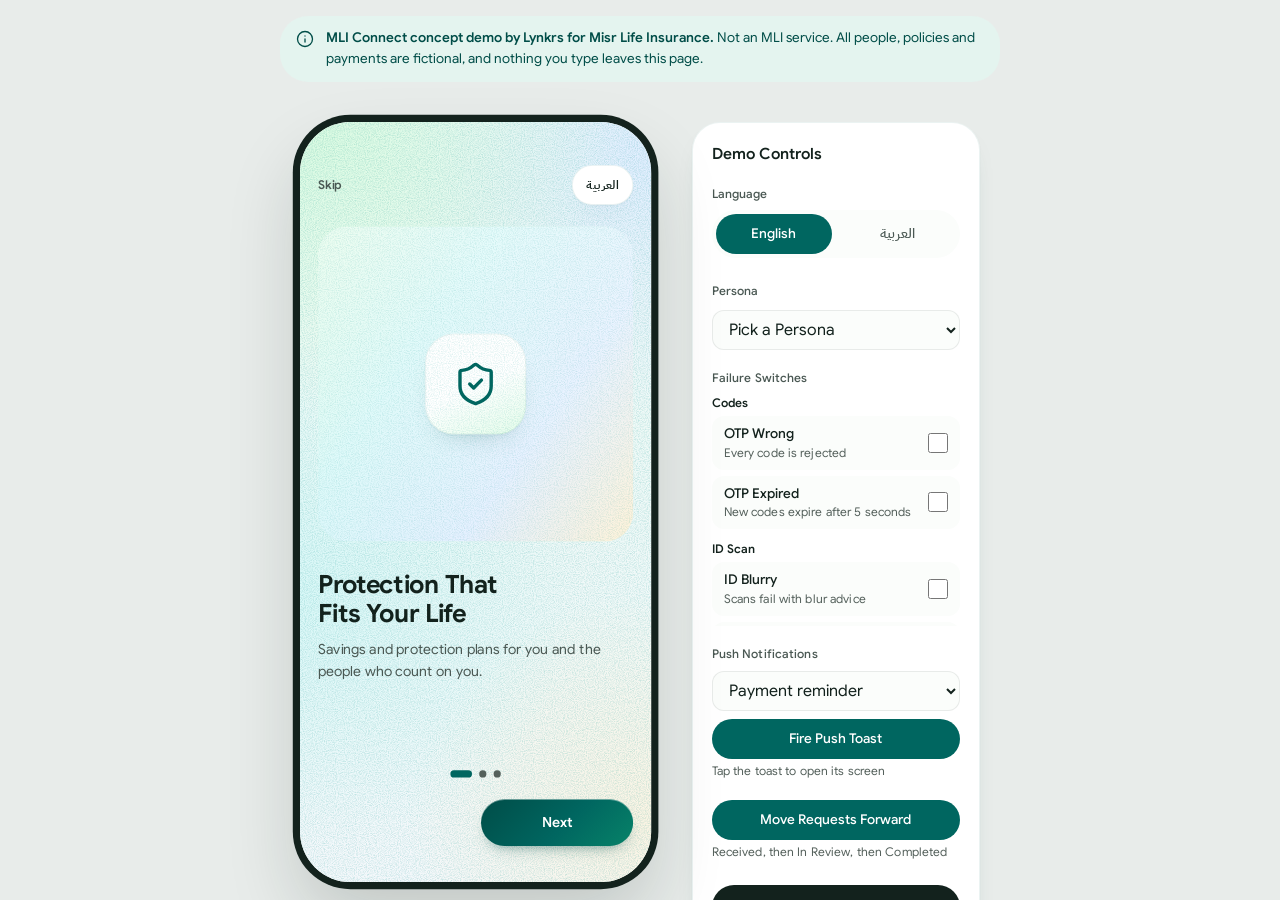
<file: index.html>
<!doctype html>
<html lang="en" dir="ltr">
  <head>
    <meta charset="UTF-8" />
    <meta name="viewport" content="width=device-width, initial-scale=1.0, viewport-fit=cover" />
    <title>MLI Connect Demo</title>
    <link rel="icon" type="image/svg+xml" href="./favicon.svg" />
    <script type="module" crossorigin src="./assets/index-DRszZK42.js"></script>
    <link rel="modulepreload" crossorigin href="./assets/react-De-jGD7v.js">
    <link rel="modulepreload" crossorigin href="./assets/i18n-CdFJyIge.js">
    <link rel="modulepreload" crossorigin href="./assets/router-DZEUcxvH.js">
    <link rel="modulepreload" crossorigin href="./assets/motion-RvtAyoA6.js">
    <link rel="stylesheet" crossorigin href="./assets/index-Dt4aj8uz.css">
  </head>
  <body>
    <div id="root"></div>
  </body>
</html>
</file>
<file: assets/index-Dt4aj8uz.css>
@font-face{font-family:Google Sans;font-style:normal;font-display:swap;font-weight:400;src:url(./google-sans-latin-400-normal-gBg6aEjr.woff2) format("woff2"),url(./google-sans-latin-400-normal-DqTfqlHm.woff) format("woff")}@font-face{font-family:Google Sans;font-style:normal;font-display:swap;font-weight:500;src:url(./google-sans-latin-500-normal-C94wcUG3.woff2) format("woff2"),url(./google-sans-latin-500-normal-D5I8YECE.woff) format("woff")}@font-face{font-family:Google Sans;font-style:normal;font-display:swap;font-weight:600;src:url(./google-sans-latin-600-normal-opt7x0vn.woff2) format("woff2"),url(./google-sans-latin-600-normal-DP24O2H-.woff) format("woff")}@font-face{font-family:Google Sans;font-style:normal;font-display:swap;font-weight:700;src:url(./google-sans-latin-700-normal-B3LHozD6.woff2) format("woff2"),url(./google-sans-latin-700-normal-CV7aHjQV.woff) format("woff")}@font-face{font-family:IBM Plex Sans Arabic;font-style:normal;font-display:swap;font-weight:400;src:url(./ibm-plex-sans-arabic-arabic-400-normal-CyU-ddYS.woff2) format("woff2"),url(./ibm-plex-sans-arabic-arabic-400-normal-EA1o-u_Q.woff) format("woff")}@font-face{font-family:IBM Plex Sans Arabic;font-style:normal;font-display:swap;font-weight:500;src:url(./ibm-plex-sans-arabic-arabic-500-normal-C4MQITzh.woff2) format("woff2"),url(./ibm-plex-sans-arabic-arabic-500-normal-DPXcppbm.woff) format("woff")}@font-face{font-family:IBM Plex Sans Arabic;font-style:normal;font-display:swap;font-weight:600;src:url(./ibm-plex-sans-arabic-arabic-600-normal-0pRdybE_.woff2) format("woff2"),url(./ibm-plex-sans-arabic-arabic-600-normal-MJZ0liF5.woff) format("woff")}@font-face{font-family:IBM Plex Sans Arabic;font-style:normal;font-display:swap;font-weight:700;src:url(./ibm-plex-sans-arabic-arabic-700-normal-DrtBj6UE.woff2) format("woff2"),url(./ibm-plex-sans-arabic-arabic-700-normal-9rXc6cUL.woff) format("woff")}:root{--logo-ink: #1d6357;--logo-teal: #369e89;--logo-mint: #8acdb5;--primary: #006660;--teal-d: #004d48;--green: #0fb373;--teal-l: #e4f4ef;--on-primary: #ffffff;--primary-container: #b3eedb;--on-primary-container: #003733;--secondary: #3f6a5f;--secondary-container: #e4f4ef;--on-secondary-container: #004d48;--tertiary-container: #e6defc;--surface: #fbfdfb;--surface-container-lowest: #ffffff;--surface-container-low: #f2f6f4;--surface-container: #ecf1ee;--surface-container-high: #e6ebe8;--surface-container-highest: #e0e6e3;--on-surface: #13221d;--on-surface-variant: #4a5853;--outline: #6f7975;--outline-variant: #bec9c4;--error: #b8333a;--on-error: #ffffff;--error-container: #ffdad6;--mint: #d6fadf;--aqua: #cff7f7;--ice: #dfedff;--lavender: #efe3ff;--lilac: #fadffb;--white: var(--surface-container-lowest);--mist: var(--surface);--ink: var(--on-surface);--ink-2: var(--on-surface-variant);--ink-3: var(--outline);--brand: var(--primary);--danger: var(--error);--line: rgba(19, 34, 29, .08);--scrim: rgba(0, 0, 0, .32);--stage: #e8ecea;--shadow-soft: 0 1px 2px rgba(19, 34, 29, .04), 0 10px 28px -14px rgba(19, 34, 29, .16);--shadow-raised: 0 2px 6px rgba(19, 34, 29, .05), 0 28px 60px -26px rgba(19, 34, 29, .28);--shadow-float: 0 1px 2px rgba(19, 34, 29, .06), 0 8px 24px rgba(19, 34, 29, .1);--shadow-button: 0 1px 2px rgba(19, 34, 29, .04), 0 2px 8px rgba(19, 34, 29, .06);--shadow-frame: 0 2px 6px rgba(15, 31, 26, .08), 0 40px 80px rgba(15, 31, 26, .18);--glass-tint: rgba(250, 252, 251, .78);--glass-tint-strong: rgba(250, 252, 251, .9);--glass-solid: #f3f7f5;--glass-hairline: rgba(255, 255, 255, .85);--glass-border: rgba(19, 34, 29, .08);--glass-blur: 24px;--glass-saturate: 170%;--separator: rgba(19, 34, 29, .09);--inset-top: 48px;--inset-bottom: 16px;--ease-emphasized: cubic-bezier(.2, 0, 0, 1);--ease-standard: cubic-bezier(.2, 0, 0, 1);--ease-ios: cubic-bezier(.32, .72, 0, 1);--ease-spring: cubic-bezier(.34, 1.3, .64, 1);--ease-ios-spring: cubic-bezier(.32, 1.25, .55, 1);--ease-ios-out: cubic-bezier(.2, .9, .25, 1);--duration-short: .2s;--duration-medium: .3s;--duration-long: .5s;--gradient-hero: linear-gradient(135deg, var(--mint), var(--aqua), var(--ice));--gradient-ai: linear-gradient(135deg, var(--ice), var(--lavender), var(--lilac));--gradient-calm: linear-gradient(135deg, var(--surface), rgba(214, 250, 223, .4));--brand-mid: #0a7b6e;--amber-soft: #fff1d6;--peach-soft: #ffe6d1;--gradient-brand: linear-gradient(135deg, var(--teal-d) 0%, var(--brand-mid) 100%);--gradient-page: linear-gradient(180deg, rgba(214, 250, 223, .55) 0%, rgba(207, 247, 247, .25) 220px, var(--surface) 420px);--wash-success: linear-gradient(135deg, var(--mint) 0%, var(--aqua) 100%);--wash-info: linear-gradient(135deg, var(--ice) 0%, var(--aqua) 100%);--wash-warning: linear-gradient(135deg, var(--amber-soft) 0%, var(--peach-soft) 100%);--wash-error: linear-gradient(135deg, var(--lilac) 0%, var(--lavender) 100%);--shadow-brand: 0 1px 2px rgba(0, 77, 72, .18), 0 6px 16px -4px rgba(0, 77, 72, .35);--shimmer: linear-gradient(90deg, transparent 0%, rgba(255, 255, 255, .65) 50%, transparent 100%);--btn-hairline: rgba(255, 255, 255, .24);--gradient-celebrate: linear-gradient(160deg, var(--mint) 0%, var(--aqua) 45%, var(--ice) 78%, var(--lavender) 100%);--cream: #fff1d4;--peach: #ffe6d5;--ink-3: #55615c;--fill: #f2f6f4;--gradient-brand: linear-gradient(135deg, #004d48 0%, #006660 55%, #0a8f6c 120%);--gradient-deep: linear-gradient(135deg, #004d48 0%, #006660 58%, #087a66 100%);--gradient-accent: linear-gradient(90deg, var(--primary), var(--green));--shadow-brand: inset 0 1px 0 rgba(255, 255, 255, .22), 0 8px 18px -10px rgba(0, 77, 72, .7);--grain: url("data:image/svg+xml,%3Csvg xmlns='http://www.w3.org/2000/svg' width='220' height='220'%3E%3Cfilter id='g' x='0' y='0' width='100%25' height='100%25'%3E%3CfeTurbulence type='fractalNoise' baseFrequency='.82' numOctaves='2' seed='11' stitchTiles='stitch'/%3E%3CfeColorMatrix values='0 0 0 0 0  0 0 0 0 .3  0 0 0 0 .27  .4 0 0 0 -.15'/%3E%3C/filter%3E%3Crect width='220' height='220' filter='url(%23g)'/%3E%3C/svg%3E");--grain-s: url("data:image/svg+xml,%3Csvg xmlns='http://www.w3.org/2000/svg' width='220' height='220'%3E%3Cfilter id='g' x='0' y='0' width='100%25' height='100%25'%3E%3CfeTurbulence type='fractalNoise' baseFrequency='.82' numOctaves='2' seed='23' stitchTiles='stitch'/%3E%3CfeColorMatrix values='0 0 0 0 0  0 0 0 0 .3  0 0 0 0 .27  .3 0 0 0 -.118'/%3E%3C/filter%3E%3Crect width='220' height='220' filter='url(%23g)'/%3E%3C/svg%3E");--grain-l: url("data:image/svg+xml,%3Csvg xmlns='http://www.w3.org/2000/svg' width='220' height='220'%3E%3Cfilter id='g' x='0' y='0' width='100%25' height='100%25'%3E%3CfeTurbulence type='fractalNoise' baseFrequency='.82' numOctaves='2' seed='4' stitchTiles='stitch'/%3E%3CfeColorMatrix values='0 0 0 0 1  0 0 0 0 1  0 0 0 0 1  .5 0 0 0 -.17'/%3E%3C/filter%3E%3Crect width='220' height='220' filter='url(%23g)'/%3E%3C/svg%3E");--gradient-hero: radial-gradient(64% 86% at 0% 0%, rgba(214, 250, 223, .98) 0%, rgba(214, 250, 223, .5) 46%, rgba(214, 250, 223, 0) 100%), radial-gradient(58% 82% at 100% 0%, rgba(223, 237, 255, .98) 0%, rgba(223, 237, 255, .5) 46%, rgba(223, 237, 255, 0) 100%), radial-gradient(44% 70% at 52% 0%, rgba(207, 247, 247, .8) 0%, rgba(207, 247, 247, 0) 100%), radial-gradient(40% 56% at 84% 70%, rgba(255, 241, 212, .7) 0%, rgba(255, 241, 212, 0) 100%);--gradient-page: radial-gradient(90% 38% at 0% 0%, rgba(214, 250, 223, .9) 0%, rgba(214, 250, 223, 0) 100%), radial-gradient(80% 36% at 100% 4%, rgba(223, 237, 255, .95) 0%, rgba(223, 237, 255, 0) 100%), radial-gradient(80% 34% at 0% 62%, rgba(207, 247, 247, .7) 0%, rgba(207, 247, 247, 0) 100%), radial-gradient(70% 30% at 100% 92%, rgba(255, 241, 212, .6) 0%, rgba(255, 241, 212, 0) 100%), linear-gradient(180deg, #f2fcf6 0%, #eef9f7 45%, #f4f8fb 100%);--page-base: #f2fcf6;--gradient-calm: radial-gradient(70% 90% at 0% 0%, rgba(214, 250, 223, .85) 0%, rgba(214, 250, 223, 0) 100%), radial-gradient(60% 90% at 100% 0%, rgba(223, 237, 255, .85) 0%, rgba(223, 237, 255, 0) 100%), radial-gradient(40% 70% at 55% 0%, rgba(207, 247, 247, .5) 0%, rgba(207, 247, 247, 0) 100%), linear-gradient(180deg, rgba(255, 255, 255, 0) 0%, rgba(255, 255, 255, 0) 100%);--card-veil: rgba(255, 255, 255, .95);--card-veil-2: rgba(255, 255, 255, .82);--card-tint: rgba(214, 250, 223, .66);--card-tint-2: rgba(207, 247, 247, .74);--card-tint-3: rgba(223, 237, 255, .82);--card-tint-4: rgba(255, 241, 212, .72);--rim: rgba(0, 102, 96, .12);--rim-strong: rgba(0, 102, 96, .22);--rim-gradient: linear-gradient(90deg, #7fdcb0 0%, #6fd3d3 18%, #9cc3ff 36%, #b9dcf2 52%, #f3d49b 68%, #0fb373 84%, #7fdcb0 100%);--shadow-soft: inset 0 0 0 1px rgba(0, 102, 96, .08), 0 1px 2px rgba(0, 77, 72, .05), 0 14px 30px -20px rgba(0, 77, 72, .38);--shadow-raised: inset 0 0 0 1px rgba(0, 102, 96, .08), 0 2px 6px rgba(0, 77, 72, .06), 0 24px 50px -28px rgba(0, 77, 72, .5);--shadow-float: inset 0 0 0 1px rgba(0, 102, 96, .12), 0 1px 2px rgba(0, 77, 72, .06), 0 16px 34px -14px rgba(0, 77, 72, .42);--shadow-button: inset 0 0 0 1px rgba(0, 102, 96, .14), 0 6px 14px -10px rgba(0, 77, 72, .45);--eyebrow-fill: linear-gradient(120deg, rgba(255, 255, 255, .9), rgba(214, 250, 223, .7));--ghost-fill: rgba(255, 255, 255, .8);--active-fill: rgba(0, 102, 96, .09);--focus-halo: rgba(221, 238, 251, .9);--halo-mint: rgba(214, 250, 223, .95);--deep-glow: radial-gradient(70% 120% at 100% 0%, rgba(15, 179, 115, .34), rgba(15, 179, 115, 0) 70%);--bar-fill: rgba(255, 255, 255, .94);--gradient-sheet: radial-gradient(90% 34% at 0% 0%, rgba(214, 250, 223, 1) 0%, rgba(214, 250, 223, 0) 72%), radial-gradient(80% 30% at 100% 6%, rgba(223, 237, 255, 1) 0%, rgba(223, 237, 255, 0) 72%), radial-gradient(90% 30% at 100% 100%, rgba(255, 241, 212, 1) 0%, rgba(255, 241, 212, 0) 72%), radial-gradient(80% 28% at 0% 92%, rgba(207, 247, 247, 1) 0%, rgba(207, 247, 247, 0) 72%);--sheet-base: #fbfefc;--gradient-hero-card: linear-gradient(155deg, rgba(255, 255, 255, .55), rgba(255, 255, 255, .12)), linear-gradient(125deg, #d6fadf 0%, #cff7f7 34%, #dfedff 68%, #fff1d4 100%);--gradient-ai-fields: radial-gradient(64% 86% at 0% 0%, rgba(223, 237, 255, .98) 0%, rgba(223, 237, 255, 0) 100%), radial-gradient(58% 82% at 100% 0%, rgba(239, 227, 255, .98) 0%, rgba(239, 227, 255, 0) 100%), radial-gradient(44% 70% at 52% 0%, rgba(250, 223, 251, .8) 0%, rgba(250, 223, 251, 0) 100%);--ease-site: cubic-bezier(.22, .9, .24, 1)}html.a11y-contrast{--primary: #004d48;--brand-mid: #00605a;--on-surface: #000000;--on-surface-variant: #1a2622;--outline: #3a4642;--outline-variant: #5c6a65;--ink-3: #2f3b37;--line: rgba(0, 0, 0, .55);--separator: rgba(0, 0, 0, .45);--glass-border: rgba(0, 0, 0, .5);--glass-tint: #ffffff;--glass-tint-strong: #ffffff;--shadow-soft: 0 0 0 1.5px rgba(0, 0, 0, .6);--shadow-raised: 0 0 0 1.5px rgba(0, 0, 0, .7);--shadow-float: 0 0 0 1.5px rgba(0, 0, 0, .7);--shadow-button: 0 0 0 1px rgba(0, 0, 0, .5)}*,:before,:after{--tw-border-spacing-x: 0;--tw-border-spacing-y: 0;--tw-translate-x: 0;--tw-translate-y: 0;--tw-rotate: 0;--tw-skew-x: 0;--tw-skew-y: 0;--tw-scale-x: 1;--tw-scale-y: 1;--tw-pan-x: ;--tw-pan-y: ;--tw-pinch-zoom: ;--tw-scroll-snap-strictness: proximity;--tw-gradient-from-position: ;--tw-gradient-via-position: ;--tw-gradient-to-position: ;--tw-ordinal: ;--tw-slashed-zero: ;--tw-numeric-figure: ;--tw-numeric-spacing: ;--tw-numeric-fraction: ;--tw-ring-inset: ;--tw-ring-offset-width: 0px;--tw-ring-offset-color: #fff;--tw-ring-color: rgb(59 130 246 / .5);--tw-ring-offset-shadow: 0 0 #0000;--tw-ring-shadow: 0 0 #0000;--tw-shadow: 0 0 #0000;--tw-shadow-colored: 0 0 #0000;--tw-blur: ;--tw-brightness: ;--tw-contrast: ;--tw-grayscale: ;--tw-hue-rotate: ;--tw-invert: ;--tw-saturate: ;--tw-sepia: ;--tw-drop-shadow: ;--tw-backdrop-blur: ;--tw-backdrop-brightness: ;--tw-backdrop-contrast: ;--tw-backdrop-grayscale: ;--tw-backdrop-hue-rotate: ;--tw-backdrop-invert: ;--tw-backdrop-opacity: ;--tw-backdrop-saturate: ;--tw-backdrop-sepia: ;--tw-contain-size: ;--tw-contain-layout: ;--tw-contain-paint: ;--tw-contain-style: }::backdrop{--tw-border-spacing-x: 0;--tw-border-spacing-y: 0;--tw-translate-x: 0;--tw-translate-y: 0;--tw-rotate: 0;--tw-skew-x: 0;--tw-skew-y: 0;--tw-scale-x: 1;--tw-scale-y: 1;--tw-pan-x: ;--tw-pan-y: ;--tw-pinch-zoom: ;--tw-scroll-snap-strictness: proximity;--tw-gradient-from-position: ;--tw-gradient-via-position: ;--tw-gradient-to-position: ;--tw-ordinal: ;--tw-slashed-zero: ;--tw-numeric-figure: ;--tw-numeric-spacing: ;--tw-numeric-fraction: ;--tw-ring-inset: ;--tw-ring-offset-width: 0px;--tw-ring-offset-color: #fff;--tw-ring-color: rgb(59 130 246 / .5);--tw-ring-offset-shadow: 0 0 #0000;--tw-ring-shadow: 0 0 #0000;--tw-shadow: 0 0 #0000;--tw-shadow-colored: 0 0 #0000;--tw-blur: ;--tw-brightness: ;--tw-contrast: ;--tw-grayscale: ;--tw-hue-rotate: ;--tw-invert: ;--tw-saturate: ;--tw-sepia: ;--tw-drop-shadow: ;--tw-backdrop-blur: ;--tw-backdrop-brightness: ;--tw-backdrop-contrast: ;--tw-backdrop-grayscale: ;--tw-backdrop-hue-rotate: ;--tw-backdrop-invert: ;--tw-backdrop-opacity: ;--tw-backdrop-saturate: ;--tw-backdrop-sepia: ;--tw-contain-size: ;--tw-contain-layout: ;--tw-contain-paint: ;--tw-contain-style: }*,:before,:after{box-sizing:border-box;border-width:0;border-style:solid;border-color:currentColor}:before,:after{--tw-content: ""}html,:host{line-height:1.5;-webkit-text-size-adjust:100%;-moz-tab-size:4;-o-tab-size:4;tab-size:4;font-family:Google Sans,IBM Plex Sans Arabic,system-ui,sans-serif;font-feature-settings:normal;font-variation-settings:normal;-webkit-tap-highlight-color:transparent}body{margin:0;line-height:inherit}hr{height:0;color:inherit;border-top-width:1px}abbr:where([title]){-webkit-text-decoration:underline dotted;text-decoration:underline dotted}h1,h2,h3,h4,h5,h6{font-size:inherit;font-weight:inherit}a{color:inherit;text-decoration:inherit}b,strong{font-weight:bolder}code,kbd,samp,pre{font-family:ui-monospace,SFMono-Regular,Menlo,Monaco,Consolas,Liberation Mono,Courier New,monospace;font-feature-settings:normal;font-variation-settings:normal;font-size:1em}small{font-size:80%}sub,sup{font-size:75%;line-height:0;position:relative;vertical-align:baseline}sub{bottom:-.25em}sup{top:-.5em}table{text-indent:0;border-color:inherit;border-collapse:collapse}button,input,optgroup,select,textarea{font-family:inherit;font-feature-settings:inherit;font-variation-settings:inherit;font-size:100%;font-weight:inherit;line-height:inherit;letter-spacing:inherit;color:inherit;margin:0;padding:0}button,select{text-transform:none}button,input:where([type=button]),input:where([type=reset]),input:where([type=submit]){-webkit-appearance:button;background-color:transparent;background-image:none}:-moz-focusring{outline:auto}:-moz-ui-invalid{box-shadow:none}progress{vertical-align:baseline}::-webkit-inner-spin-button,::-webkit-outer-spin-button{height:auto}[type=search]{-webkit-appearance:textfield;outline-offset:-2px}::-webkit-search-decoration{-webkit-appearance:none}::-webkit-file-upload-button{-webkit-appearance:button;font:inherit}summary{display:list-item}blockquote,dl,dd,h1,h2,h3,h4,h5,h6,hr,figure,p,pre{margin:0}fieldset{margin:0;padding:0}legend{padding:0}ol,ul,menu{list-style:none;margin:0;padding:0}dialog{padding:0}textarea{resize:vertical}input::-moz-placeholder,textarea::-moz-placeholder{opacity:1;color:#9ca3af}input::placeholder,textarea::placeholder{opacity:1;color:#9ca3af}button,[role=button]{cursor:pointer}:disabled{cursor:default}img,svg,video,canvas,audio,iframe,embed,object{display:block;vertical-align:middle}img,video{max-width:100%;height:auto}[hidden]:where(:not([hidden=until-found])){display:none}html.a11y-lg{font-size:112%}html.a11y-xl{font-size:125%}html,body,#root{height:100%}body{background-color:var(--stage);font-family:Google Sans,IBM Plex Sans Arabic,system-ui,sans-serif;color:var(--ink);-webkit-font-smoothing:antialiased;-moz-osx-font-smoothing:grayscale;margin:0;overflow:hidden}html[lang=ar] body{font-family:IBM Plex Sans Arabic,Google Sans,system-ui,sans-serif;letter-spacing:0}html[lang=ar] .app-root *{letter-spacing:0!important}html[lang=ar] .app-root{font-size:110%;line-height:1.8}html[lang=ar] .app-root .text-xs{font-size:.8125rem;line-height:1.3rem}html[lang=ar] .app-root .text-sm{font-size:.9375rem;line-height:1.5rem}html[lang=ar] .app-root .text-base{font-size:1.0625rem;line-height:1.7rem}html[lang=ar] .app-root .text-lg{font-size:1.1875rem;line-height:1.8rem}html[lang=ar] .app-root .text-xl{font-size:1.5rem;line-height:2.05rem}html[lang=ar] .app-root .text-2xl{font-size:1.8125rem;line-height:2.4rem}html[lang=ar] .app-root .text-3xl{font-size:2.0625rem;line-height:2.7rem}.tab-label{font-size:10.5px;line-height:13px;letter-spacing:0}html[lang=ar] .app-root .tab-label{font-size:11.5px;line-height:17px}html{-webkit-tap-highlight-color:transparent;touch-action:manipulation}:is(a,button,input,select,textarea,label,summary,[role=button],[role=tab],[role=radio]){touch-action:manipulation;-webkit-tap-highlight-color:transparent}:is(input:not([type=checkbox]):not([type=radio]):not([type=range]),select,textarea){font-size:max(16px,1em)}:is([role=dialog],[aria-modal=true]),:is([role=dialog],[aria-modal=true]) *,.overflow-y-auto{overscroll-behavior:contain}.overflow-x-auto,[role=tablist]{overscroll-behavior-x:contain}:focus{outline:none}:focus-visible{outline:2px solid var(--brand);outline-offset:2px}.app-root :is(h1,h2){text-wrap:balance}.btn-press{transition:scale .42s cubic-bezier(.34,1.56,.64,1),box-shadow .2s ease-out,opacity .2s ease-out}.btn-press:active:not(:disabled){scale:.96;transition-duration:90ms;transition-timing-function:ease-out}.btn-primary{background-image:var(--gradient-brand);box-shadow:inset 0 1px 0 var(--btn-hairline),var(--shadow-brand)}.btn-primary:disabled{box-shadow:none}.shimmer{position:relative;overflow:hidden}.shimmer:after{content:"";position:absolute;top:0;right:0;bottom:0;left:0;background:var(--shimmer);transform:translate(-100%);animation:shimmer-sweep 1.5s var(--ease-ios) infinite}.dots>span{display:inline-block;width:6px;height:6px;border-radius:9999px;background:currentColor;animation:dot-pulse .9s ease-in-out infinite}.dots>span:nth-child(2){animation-delay:.15s}.dots>span:nth-child(3){animation-delay:.3s}.sr-only{position:absolute;width:1px;height:1px;padding:0;margin:-1px;overflow:hidden;clip:rect(0,0,0,0);white-space:nowrap;border-width:0}.pointer-events-none{pointer-events:none}.pointer-events-auto{pointer-events:auto}.visible{visibility:visible}.invisible{visibility:hidden}.static{position:static}.fixed{position:fixed}.absolute{position:absolute}.relative{position:relative}.inset-0{top:0;right:0;bottom:0;left:0}.inset-x-0{left:0;right:0}.inset-x-\[8\%\]{left:8%;right:8%}.-end-0\.5{inset-inline-end:-.125rem}.-top-0\.5{top:-.125rem}.bottom-0{bottom:0}.bottom-3{bottom:.75rem}.start-\[11px\]{inset-inline-start:11px}.top-0{top:0}.top-4{top:1rem}.top-7{top:1.75rem}.z-10{z-index:10}.z-30{z-index:30}.z-40{z-index:40}.z-50{z-index:50}.z-\[60\]{z-index:60}.z-\[80\]{z-index:80}.col-span-2{grid-column:span 2 / span 2}.-mx-5{margin-left:-1.25rem;margin-right:-1.25rem}.-my-2{margin-top:-.5rem;margin-bottom:-.5rem}.mx-2{margin-left:.5rem;margin-right:.5rem}.mx-auto{margin-left:auto;margin-right:auto}.-mt-10{margin-top:-2.5rem}.-mt-3{margin-top:-.75rem}.-mt-6{margin-top:-1.5rem}.mb-2{margin-bottom:.5rem}.mb-3{margin-bottom:.75rem}.mb-4{margin-bottom:1rem}.mb-6{margin-bottom:1.5rem}.me-2{margin-inline-end:.5rem}.ms-auto{margin-inline-start:auto}.mt-0\.5{margin-top:.125rem}.mt-1{margin-top:.25rem}.mt-2{margin-top:.5rem}.mt-3{margin-top:.75rem}.mt-4{margin-top:1rem}.mt-5{margin-top:1.25rem}.mt-6{margin-top:1.5rem}.mt-8{margin-top:2rem}.mt-auto{margin-top:auto}.line-clamp-2{overflow:hidden;display:-webkit-box;-webkit-box-orient:vertical;-webkit-line-clamp:2}.block{display:block}.inline-block{display:inline-block}.flex{display:flex}.inline-flex{display:inline-flex}.grid{display:grid}.contents{display:contents}.hidden{display:none}.aspect-\[1\.586\]{aspect-ratio:1.586}.aspect-\[3\/4\]{aspect-ratio:3/4}.aspect-\[4\/3\]{aspect-ratio:4/3}.aspect-square{aspect-ratio:1 / 1}.h-0\.5{height:.125rem}.h-1\.5{height:.375rem}.h-10{height:2.5rem}.h-11{height:2.75rem}.h-12{height:3rem}.h-14{height:3.5rem}.h-16{height:4rem}.h-2{height:.5rem}.h-2\.5{height:.625rem}.h-20{height:5rem}.h-24{height:6rem}.h-28{height:7rem}.h-3{height:.75rem}.h-4{height:1rem}.h-40{height:10rem}.h-44{height:11rem}.h-5{height:1.25rem}.h-6{height:1.5rem}.h-7{height:1.75rem}.h-8{height:2rem}.h-9{height:2.25rem}.h-\[110px\]{height:110px}.h-\[120px\]{height:120px}.h-\[150px\]{height:150px}.h-\[160px\]{height:160px}.h-\[170px\]{height:170px}.h-\[196px\]{height:196px}.h-\[200px\]{height:200px}.h-\[220px\]{height:220px}.h-\[22px\]{height:22px}.h-\[260px\]{height:260px}.h-\[26px\]{height:26px}.h-\[270px\]{height:270px}.h-\[5px\]{height:5px}.h-\[84px\]{height:84px}.h-\[92px\]{height:92px}.h-\[calc\(100\%-20px\)\]{height:calc(100% - 20px)}.h-full{height:100%}.max-h-\[88\%\]{max-height:88%}.max-h-\[calc\(100vh-48px\)\]{max-height:calc(100vh - 48px)}.min-h-0{min-height:0px}.min-h-\[160px\]{min-height:160px}.min-h-\[24px\]{min-height:24px}.min-h-\[28px\]{min-height:28px}.min-h-\[40px\]{min-height:40px}.min-h-\[44px\]{min-height:44px}.min-h-\[48px\]{min-height:48px}.min-h-\[50px\]{min-height:50px}.min-h-\[52px\]{min-height:52px}.min-h-\[54px\]{min-height:54px}.min-h-\[56px\]{min-height:56px}.min-h-\[60px\]{min-height:60px}.min-h-\[64px\]{min-height:64px}.w-0\.5{width:.125rem}.w-1\/2{width:50%}.w-10{width:2.5rem}.w-11{width:2.75rem}.w-12{width:3rem}.w-14{width:3.5rem}.w-16{width:4rem}.w-2{width:.5rem}.w-2\.5{width:.625rem}.w-2\/3{width:66.666667%}.w-20{width:5rem}.w-28{width:7rem}.w-3{width:.75rem}.w-3\/4{width:75%}.w-32{width:8rem}.w-4{width:1rem}.w-4\/5{width:80%}.w-5{width:1.25rem}.w-5\/6{width:83.333333%}.w-56{width:14rem}.w-6{width:1.5rem}.w-7{width:1.75rem}.w-72{width:18rem}.w-8{width:2rem}.w-9{width:2.25rem}.w-\[220px\]{width:220px}.w-\[22px\]{width:22px}.w-\[26px\]{width:26px}.w-\[300px\]{width:300px}.w-\[52px\]{width:52px}.w-\[62\%\]{width:62%}.w-\[78\%\]{width:78%}.w-\[84\%\]{width:84%}.w-fit{width:-moz-fit-content;width:fit-content}.w-full{width:100%}.min-w-0{min-width:0px}.min-w-5{min-width:1.25rem}.min-w-\[44px\]{min-width:44px}.max-w-\[260px\]{max-width:260px}.max-w-\[34ch\]{max-width:34ch}.max-w-\[352px\]{max-width:352px}.max-w-\[480px\]{max-width:480px}.max-w-\[560px\]{max-width:560px}.max-w-\[640px\]{max-width:640px}.max-w-\[720px\]{max-width:720px}.max-w-\[85\%\]{max-width:85%}.max-w-\[92\%\]{max-width:92%}.max-w-full{max-width:100%}.flex-1{flex:1 1 0%}.shrink-0{flex-shrink:0}.-rotate-90{--tw-rotate: -90deg;transform:translate(var(--tw-translate-x),var(--tw-translate-y)) rotate(var(--tw-rotate)) skew(var(--tw-skew-x)) skewY(var(--tw-skew-y)) scaleX(var(--tw-scale-x)) scaleY(var(--tw-scale-y))}.rotate-180{--tw-rotate: 180deg;transform:translate(var(--tw-translate-x),var(--tw-translate-y)) rotate(var(--tw-rotate)) skew(var(--tw-skew-x)) skewY(var(--tw-skew-y)) scaleX(var(--tw-scale-x)) scaleY(var(--tw-scale-y))}.-scale-x-100{--tw-scale-x: -1;transform:translate(var(--tw-translate-x),var(--tw-translate-y)) rotate(var(--tw-rotate)) skew(var(--tw-skew-x)) skewY(var(--tw-skew-y)) scaleX(var(--tw-scale-x)) scaleY(var(--tw-scale-y))}.transform{transform:translate(var(--tw-translate-x),var(--tw-translate-y)) rotate(var(--tw-rotate)) skew(var(--tw-skew-x)) skewY(var(--tw-skew-y)) scaleX(var(--tw-scale-x)) scaleY(var(--tw-scale-y))}@keyframes pulse{50%{opacity:.5}}.animate-pulse{animation:pulse 2s cubic-bezier(.4,0,.6,1) infinite}.cursor-grab{cursor:grab}.cursor-pointer{cursor:pointer}.touch-none{touch-action:none}.resize{resize:both}.snap-x{scroll-snap-type:x var(--tw-scroll-snap-strictness)}.snap-mandatory{--tw-scroll-snap-strictness: mandatory}.snap-proximity{--tw-scroll-snap-strictness: proximity}.snap-start{scroll-snap-align:start}.scroll-px-5{scroll-padding-left:1.25rem;scroll-padding-right:1.25rem}.grid-cols-2{grid-template-columns:repeat(2,minmax(0,1fr))}.flex-col{flex-direction:column}.flex-wrap{flex-wrap:wrap}.items-start{align-items:flex-start}.items-end{align-items:flex-end}.items-center{align-items:center}.items-baseline{align-items:baseline}.items-stretch{align-items:stretch}.justify-start{justify-content:flex-start}.justify-end{justify-content:flex-end}.justify-center{justify-content:center}.justify-between{justify-content:space-between}.gap-0\.5{gap:.125rem}.gap-1{gap:.25rem}.gap-1\.5{gap:.375rem}.gap-10{gap:2.5rem}.gap-2{gap:.5rem}.gap-2\.5{gap:.625rem}.gap-3{gap:.75rem}.gap-3\.5{gap:.875rem}.gap-4{gap:1rem}.gap-5{gap:1.25rem}.gap-6{gap:1.5rem}.space-y-1>:not([hidden])~:not([hidden]){--tw-space-y-reverse: 0;margin-top:calc(.25rem * calc(1 - var(--tw-space-y-reverse)));margin-bottom:calc(.25rem * var(--tw-space-y-reverse))}.space-y-1\.5>:not([hidden])~:not([hidden]){--tw-space-y-reverse: 0;margin-top:calc(.375rem * calc(1 - var(--tw-space-y-reverse)));margin-bottom:calc(.375rem * var(--tw-space-y-reverse))}.space-y-2>:not([hidden])~:not([hidden]){--tw-space-y-reverse: 0;margin-top:calc(.5rem * calc(1 - var(--tw-space-y-reverse)));margin-bottom:calc(.5rem * var(--tw-space-y-reverse))}.space-y-2\.5>:not([hidden])~:not([hidden]){--tw-space-y-reverse: 0;margin-top:calc(.625rem * calc(1 - var(--tw-space-y-reverse)));margin-bottom:calc(.625rem * var(--tw-space-y-reverse))}.space-y-3>:not([hidden])~:not([hidden]){--tw-space-y-reverse: 0;margin-top:calc(.75rem * calc(1 - var(--tw-space-y-reverse)));margin-bottom:calc(.75rem * var(--tw-space-y-reverse))}.space-y-4>:not([hidden])~:not([hidden]){--tw-space-y-reverse: 0;margin-top:calc(1rem * calc(1 - var(--tw-space-y-reverse)));margin-bottom:calc(1rem * var(--tw-space-y-reverse))}.space-y-5>:not([hidden])~:not([hidden]){--tw-space-y-reverse: 0;margin-top:calc(1.25rem * calc(1 - var(--tw-space-y-reverse)));margin-bottom:calc(1.25rem * var(--tw-space-y-reverse))}.space-y-6>:not([hidden])~:not([hidden]){--tw-space-y-reverse: 0;margin-top:calc(1.5rem * calc(1 - var(--tw-space-y-reverse)));margin-bottom:calc(1.5rem * var(--tw-space-y-reverse))}.space-y-8>:not([hidden])~:not([hidden]){--tw-space-y-reverse: 0;margin-top:calc(2rem * calc(1 - var(--tw-space-y-reverse)));margin-bottom:calc(2rem * var(--tw-space-y-reverse))}.divide-y>:not([hidden])~:not([hidden]){--tw-divide-y-reverse: 0;border-top-width:calc(1px * calc(1 - var(--tw-divide-y-reverse)));border-bottom-width:calc(1px * var(--tw-divide-y-reverse))}.divide-line>:not([hidden])~:not([hidden]){border-color:var(--line)}.overflow-auto{overflow:auto}.overflow-hidden{overflow:hidden}.overflow-clip{overflow:clip}.overflow-x-auto{overflow-x:auto}.overflow-y-auto{overflow-y:auto}.truncate{overflow:hidden;text-overflow:ellipsis;white-space:nowrap}.whitespace-nowrap{white-space:nowrap}.whitespace-pre-line{white-space:pre-line}.break-words{overflow-wrap:break-word}.break-all{word-break:break-all}.rounded{border-radius:28px}.rounded-\[10px\]{border-radius:10px}.rounded-\[12px\]{border-radius:12px}.rounded-\[14px\]{border-radius:14px}.rounded-\[20px\]{border-radius:20px}.rounded-\[22px\]{border-radius:22px}.rounded-\[26px\]{border-radius:26px}.rounded-\[32px\]{border-radius:32px}.rounded-\[50\%\]{border-radius:50%}.rounded-\[56px\]{border-radius:56px}.rounded-lg{border-radius:32px}.rounded-md{border-radius:16px}.rounded-pill{border-radius:9999px}.rounded-sm{border-radius:12px}.rounded-xs{border-radius:8px}.rounded-b-pill{border-bottom-right-radius:9999px;border-bottom-left-radius:9999px}.rounded-t-\[28px\]{border-top-left-radius:28px;border-top-right-radius:28px}.rounded-t-pill{border-top-left-radius:9999px;border-top-right-radius:9999px}.rounded-ee-md{border-end-end-radius:16px}.rounded-es-md{border-end-start-radius:16px}.border{border-width:1px}.border-0{border-width:0px}.border-2{border-width:2px}.border-4{border-width:4px}.border-b-4{border-bottom-width:4px}.border-e{border-inline-end-width:1px}.border-t{border-top-width:1px}.border-brand{border-color:var(--brand)}.border-danger{border-color:var(--danger)}.border-ink{border-color:var(--ink)}.border-ink-3{border-color:var(--ink-3)}.border-lilac{border-color:var(--lilac)}.border-line{border-color:var(--line)}.border-mint{border-color:var(--mint)}.border-outline{border-color:var(--outline)}.border-transparent{border-color:transparent}.border-white{border-color:var(--white)}.bg-aqua{background-color:var(--aqua)}.bg-brand{background-color:var(--brand)}.bg-fill{background-color:var(--fill)}.bg-ice{background-color:var(--ice)}.bg-ink{background-color:var(--ink)}.bg-ink-3{background-color:var(--ink-3)}.bg-lavender{background-color:var(--lavender)}.bg-lilac{background-color:var(--lilac)}.bg-line{background-color:var(--line)}.bg-mint{background-color:var(--mint)}.bg-mist{background-color:var(--mist)}.bg-primary-container{background-color:var(--primary-container)}.bg-scrim{background-color:var(--scrim)}.bg-secondary-container{background-color:var(--secondary-container)}.bg-surface-container{background-color:var(--surface-container)}.bg-surface-high{background-color:var(--surface-container-high)}.bg-surface-highest{background-color:var(--surface-container-highest)}.bg-surface-low{background-color:var(--surface-container-low)}.bg-teal-d{background-color:var(--teal-d)}.bg-teal-l{background-color:var(--teal-l)}.bg-transparent{background-color:transparent}.bg-white{background-color:var(--white)}.bg-accent{background-image:var(--gradient-accent)}.bg-ai{background-image:var(--gradient-ai)}.bg-brand-gradient{background-image:var(--gradient-brand)}.bg-calm{background-image:var(--gradient-calm)}.bg-celebrate{background-image:var(--gradient-celebrate)}.bg-error-wash{background-image:var(--wash-error)}.bg-gradient-to-br{background-image:linear-gradient(to bottom right,var(--tw-gradient-stops))}.bg-hero{background-image:var(--gradient-hero)}.bg-info-wash{background-image:var(--wash-info)}.bg-page{background-image:var(--gradient-page)}.bg-success-wash{background-image:var(--wash-success)}.bg-warning-wash{background-image:var(--wash-warning)}.from-white{--tw-gradient-from: var(--white) var(--tw-gradient-from-position);--tw-gradient-to: rgb(255 255 255 / 0) var(--tw-gradient-to-position);--tw-gradient-stops: var(--tw-gradient-from), var(--tw-gradient-to)}.to-transparent{--tw-gradient-to: transparent var(--tw-gradient-to-position)}.stroke-brand{stroke:var(--brand)}.stroke-ink-3{stroke:var(--ink-3)}.stroke-line{stroke:var(--line)}.object-cover{-o-object-fit:cover;object-fit:cover}.p-1{padding:.25rem}.p-2{padding:.5rem}.p-3{padding:.75rem}.p-4{padding:1rem}.p-5{padding:1.25rem}.p-6{padding:1.5rem}.p-\[3px\]{padding:3px}.p-\[5px\]{padding:5px}.\!px-4{padding-left:1rem!important;padding-right:1rem!important}.px-0\.5{padding-left:.125rem;padding-right:.125rem}.px-1{padding-left:.25rem;padding-right:.25rem}.px-10{padding-left:2.5rem;padding-right:2.5rem}.px-2{padding-left:.5rem;padding-right:.5rem}.px-2\.5{padding-left:.625rem;padding-right:.625rem}.px-3{padding-left:.75rem;padding-right:.75rem}.px-3\.5{padding-left:.875rem;padding-right:.875rem}.px-4{padding-left:1rem;padding-right:1rem}.px-5{padding-left:1.25rem;padding-right:1.25rem}.px-6{padding-left:1.5rem;padding-right:1.5rem}.py-1{padding-top:.25rem;padding-bottom:.25rem}.py-1\.5{padding-top:.375rem;padding-bottom:.375rem}.py-2{padding-top:.5rem;padding-bottom:.5rem}.py-2\.5{padding-top:.625rem;padding-bottom:.625rem}.py-3{padding-top:.75rem;padding-bottom:.75rem}.py-4{padding-top:1rem;padding-bottom:1rem}.pb-1{padding-bottom:.25rem}.pb-10{padding-bottom:2.5rem}.pb-14{padding-bottom:3.5rem}.pb-2{padding-bottom:.5rem}.pb-28{padding-bottom:7rem}.pb-3{padding-bottom:.75rem}.pb-32{padding-bottom:8rem}.pb-4{padding-bottom:1rem}.pb-5{padding-bottom:1.25rem}.pb-6{padding-bottom:1.5rem}.pb-7{padding-bottom:1.75rem}.pb-\[max\(calc\(var\(--inset-bottom\)_\+_8px\)\,24px\)\]{padding-bottom:max(calc(var(--inset-bottom) + 8px),24px)}.pe-3{padding-inline-end:.75rem}.pe-3\.5{padding-inline-end:.875rem}.pe-4{padding-inline-end:1rem}.ps-1\.5{padding-inline-start:.375rem}.pt-0\.5{padding-top:.125rem}.pt-1{padding-top:.25rem}.pt-16{padding-top:4rem}.pt-2{padding-top:.5rem}.pt-3{padding-top:.75rem}.pt-4{padding-top:1rem}.pt-5{padding-top:1.25rem}.pt-6{padding-top:1.5rem}.text-center{text-align:center}.text-start{text-align:start}.text-end{text-align:end}.align-middle{vertical-align:middle}.text-2xl{font-size:1.75rem;line-height:2rem;letter-spacing:-.02em}.text-3xl{font-size:1.875rem;line-height:2.125rem;letter-spacing:-.025em}.text-\[11px\]{font-size:11px}.text-base{font-size:.96875rem;line-height:1.5rem;letter-spacing:0}.text-lg{font-size:1.0625rem;line-height:1.45rem;letter-spacing:-.005em}.text-sm{font-size:.84375rem;line-height:1.3rem;letter-spacing:0}.text-xl{font-size:1.4375rem;line-height:1.75rem;letter-spacing:-.015em}.text-xs{font-size:.75rem;line-height:1.05rem;letter-spacing:.01em}.font-bold{font-weight:700}.font-medium{font-weight:500}.font-semibold{font-weight:600}.leading-relaxed{line-height:1.625}.tracking-wider{letter-spacing:.05em}.text-brand{color:var(--brand)}.text-danger{color:var(--danger)}.text-ink{color:var(--ink)}.text-ink-2{color:var(--ink-2)}.text-ink-3{color:var(--ink-3)}.text-mint{color:var(--mint)}.text-on-primary{color:var(--on-primary)}.text-on-secondary-container{color:var(--on-secondary-container)}.text-teal-d{color:var(--teal-d)}.text-white{color:var(--white)}.accent-\[var\(--primary\)\]{accent-color:var(--primary)}.accent-brand{accent-color:var(--brand)}.opacity-0{opacity:0}.opacity-100{opacity:1}.opacity-25{opacity:.25}.opacity-40{opacity:.4}.opacity-50{opacity:.5}.opacity-80{opacity:.8}.opacity-90{opacity:.9}.shadow{--tw-shadow: 0 1px 3px 0 rgb(0 0 0 / .1), 0 1px 2px -1px rgb(0 0 0 / .1);--tw-shadow-colored: 0 1px 3px 0 var(--tw-shadow-color), 0 1px 2px -1px var(--tw-shadow-color);box-shadow:var(--tw-ring-offset-shadow, 0 0 #0000),var(--tw-ring-shadow, 0 0 #0000),var(--tw-shadow)}.shadow-\[inset_0_0_0_1\.5px_var\(--outline-variant\)\]{--tw-shadow: inset 0 0 0 1.5px var(--outline-variant);--tw-shadow-colored: inset 0 0 0 1.5px var(--tw-shadow-color);box-shadow:var(--tw-ring-offset-shadow, 0 0 #0000),var(--tw-ring-shadow, 0 0 #0000),var(--tw-shadow)}.shadow-\[inset_0_0_0_2px_var\(--primary\)\]{--tw-shadow: inset 0 0 0 2px var(--primary);--tw-shadow-colored: inset 0 0 0 2px var(--tw-shadow-color);box-shadow:var(--tw-ring-offset-shadow, 0 0 #0000),var(--tw-ring-shadow, 0 0 #0000),var(--tw-shadow)}.shadow-brand{--tw-shadow: var(--shadow-brand);--tw-shadow-colored: var(--shadow-brand);box-shadow:var(--tw-ring-offset-shadow, 0 0 #0000),var(--tw-ring-shadow, 0 0 #0000),var(--tw-shadow)}.shadow-button{--tw-shadow: var(--shadow-button);--tw-shadow-colored: var(--shadow-button);box-shadow:var(--tw-ring-offset-shadow, 0 0 #0000),var(--tw-ring-shadow, 0 0 #0000),var(--tw-shadow)}.shadow-frame{--tw-shadow: var(--shadow-frame);--tw-shadow-colored: var(--shadow-frame);box-shadow:var(--tw-ring-offset-shadow, 0 0 #0000),var(--tw-ring-shadow, 0 0 #0000),var(--tw-shadow)}.shadow-raised{--tw-shadow: var(--shadow-raised);--tw-shadow-colored: var(--shadow-raised);box-shadow:var(--tw-ring-offset-shadow, 0 0 #0000),var(--tw-ring-shadow, 0 0 #0000),var(--tw-shadow)}.shadow-soft{--tw-shadow: var(--shadow-soft);--tw-shadow-colored: var(--shadow-soft);box-shadow:var(--tw-ring-offset-shadow, 0 0 #0000),var(--tw-ring-shadow, 0 0 #0000),var(--tw-shadow)}.shadow-brand{--tw-shadow-color: var(--brand);--tw-shadow: var(--tw-shadow-colored)}.outline{outline-style:solid}.ring{--tw-ring-offset-shadow: var(--tw-ring-inset) 0 0 0 var(--tw-ring-offset-width) var(--tw-ring-offset-color);--tw-ring-shadow: var(--tw-ring-inset) 0 0 0 calc(3px + var(--tw-ring-offset-width)) var(--tw-ring-color);box-shadow:var(--tw-ring-offset-shadow),var(--tw-ring-shadow),var(--tw-shadow, 0 0 #0000)}.ring-2{--tw-ring-offset-shadow: var(--tw-ring-inset) 0 0 0 var(--tw-ring-offset-width) var(--tw-ring-offset-color);--tw-ring-shadow: var(--tw-ring-inset) 0 0 0 calc(2px + var(--tw-ring-offset-width)) var(--tw-ring-color);box-shadow:var(--tw-ring-offset-shadow),var(--tw-ring-shadow),var(--tw-shadow, 0 0 #0000)}.ring-8{--tw-ring-offset-shadow: var(--tw-ring-inset) 0 0 0 var(--tw-ring-offset-width) var(--tw-ring-offset-color);--tw-ring-shadow: var(--tw-ring-inset) 0 0 0 calc(8px + var(--tw-ring-offset-width)) var(--tw-ring-color);box-shadow:var(--tw-ring-offset-shadow),var(--tw-ring-shadow),var(--tw-shadow, 0 0 #0000)}.ring-brand{--tw-ring-color: var(--brand)}.ring-ink{--tw-ring-color: var(--ink)}.ring-transparent{--tw-ring-color: transparent}.blur-md{--tw-blur: blur(12px);filter:var(--tw-blur) var(--tw-brightness) var(--tw-contrast) var(--tw-grayscale) var(--tw-hue-rotate) var(--tw-invert) var(--tw-saturate) var(--tw-sepia) var(--tw-drop-shadow)}.filter{filter:var(--tw-blur) var(--tw-brightness) var(--tw-contrast) var(--tw-grayscale) var(--tw-hue-rotate) var(--tw-invert) var(--tw-saturate) var(--tw-sepia) var(--tw-drop-shadow)}.transition{transition-property:color,background-color,border-color,text-decoration-color,fill,stroke,opacity,box-shadow,transform,filter,backdrop-filter;transition-timing-function:cubic-bezier(.4,0,.2,1);transition-duration:.15s}.transition-\[background-color\,box-shadow\]{transition-property:background-color,box-shadow;transition-timing-function:cubic-bezier(.4,0,.2,1);transition-duration:.15s}.transition-\[width\]{transition-property:width;transition-timing-function:cubic-bezier(.4,0,.2,1);transition-duration:.15s}.transition-all{transition-property:all;transition-timing-function:cubic-bezier(.4,0,.2,1);transition-duration:.15s}.transition-colors{transition-property:color,background-color,border-color,text-decoration-color,fill,stroke;transition-timing-function:cubic-bezier(.4,0,.2,1);transition-duration:.15s}.transition-opacity{transition-property:opacity;transition-timing-function:cubic-bezier(.4,0,.2,1);transition-duration:.15s}.transition-shadow{transition-property:box-shadow;transition-timing-function:cubic-bezier(.4,0,.2,1);transition-duration:.15s}.transition-transform{transition-property:transform;transition-timing-function:cubic-bezier(.4,0,.2,1);transition-duration:.15s}.duration-150{transition-duration:.15s}.duration-200{transition-duration:.2s}.duration-300{transition-duration:.3s}.ease-out{transition-timing-function:cubic-bezier(0,0,.2,1)}.no-scrollbar{scrollbar-width:none}.no-scrollbar::-webkit-scrollbar{display:none}.chrome{-moz-user-select:none;user-select:none;-webkit-user-select:none}.pressable:not(.absolute):not(.fixed){position:relative}.pressable{transition:scale .18s var(--ease-ios)}.pressable:active{scale:.98}.pressable:after,.pressable:before{content:"";position:absolute;top:0;right:0;bottom:0;left:0;border-radius:inherit;pointer-events:none}.pressable:after{background:currentColor;opacity:0;transition:opacity .25s var(--ease-ios)}.pressable:focus-visible:after{opacity:.08}.pressable:active:after{opacity:.07;transition-duration:80ms}.pressable:before{opacity:0;background:radial-gradient(circle at var(--rx, 50%) var(--ry, 50%),currentColor 0 var(--rr),transparent calc(var(--rr) + 1px))}.pressable.rippling:before{animation:m3-ripple .48s var(--ease-ios)}.glass,.glass-strong{background:var(--glass-solid);border:1px solid var(--glass-border);box-shadow:inset 0 1px 0 var(--glass-hairline),var(--shadow-float)}@supports ((backdrop-filter: blur(1px)) or (-webkit-backdrop-filter: blur(1px))){.glass{background:var(--glass-tint);-webkit-backdrop-filter:blur(var(--glass-blur)) saturate(var(--glass-saturate));backdrop-filter:blur(var(--glass-blur)) saturate(var(--glass-saturate))}.glass-strong{background:var(--glass-tint-strong);-webkit-backdrop-filter:blur(var(--glass-blur)) saturate(var(--glass-saturate));backdrop-filter:blur(var(--glass-blur)) saturate(var(--glass-saturate))}}.glass-button{background:var(--glass-solid);border:1px solid var(--glass-border);box-shadow:inset 0 1px 0 var(--glass-hairline),var(--shadow-button)}@supports ((backdrop-filter: blur(1px)) or (-webkit-backdrop-filter: blur(1px))){.glass-button{background:var(--glass-tint-strong);-webkit-backdrop-filter:blur(var(--glass-blur)) saturate(var(--glass-saturate));backdrop-filter:blur(var(--glass-blur)) saturate(var(--glass-saturate))}}.glass-edge{background:var(--glass-solid)}@supports ((backdrop-filter: blur(1px)) or (-webkit-backdrop-filter: blur(1px))){.glass-edge{background:var(--glass-tint);-webkit-backdrop-filter:blur(var(--glass-blur)) saturate(var(--glass-saturate));backdrop-filter:blur(var(--glass-blur)) saturate(var(--glass-saturate))}}.grouped>*+*{border-top:1px solid transparent;-o-border-image:linear-gradient(to right,transparent var(--row-inset, 16px),var(--separator) var(--row-inset, 16px)) 1;border-image:linear-gradient(to right,transparent var(--row-inset, 16px),var(--separator) var(--row-inset, 16px)) 1}[dir=rtl] .grouped>*+*{-o-border-image:linear-gradient(to left,transparent var(--row-inset, 16px),var(--separator) var(--row-inset, 16px)) 1;border-image:linear-gradient(to left,transparent var(--row-inset, 16px),var(--separator) var(--row-inset, 16px)) 1}.fill-start{transform-origin:left center}[dir=rtl] .fill-start{transform-origin:right center}.pt-bar{padding-top:var(--inset-top)}.pt-hero{padding-top:calc(var(--inset-top) + 8px)}.pt-hero-lg{padding-top:calc(var(--inset-top) + 16px)}.pt-hero-xl{padding-top:calc(var(--inset-top) + 32px)}.pb-cta{padding-bottom:calc(var(--inset-bottom) + 16px)}.pb-cta-lg{padding-bottom:calc(var(--inset-bottom) + 24px)}.top-bar{top:calc(var(--inset-top) - 8px)}.pb-tabbar{padding-bottom:calc(max(calc(var(--inset-bottom) - 8px),12px) + 80px)}.bottom-bar{bottom:max(calc(var(--inset-bottom) - 8px),12px)}.\[--row-inset\:68px\]{--row-inset: 68px}.bare{--inset-top: max(env(safe-area-inset-top), 20px);--inset-bottom: max(env(safe-area-inset-bottom), 16px);padding-left:env(safe-area-inset-left);padding-right:env(safe-area-inset-right)}.statusbar-scrim{display:none}.bare .statusbar-scrim{display:block;height:env(safe-area-inset-top)}@property --rr{syntax: "<length>"; inherits: false; initial-value: 0px;}@keyframes m3-ripple{0%{--rr: 0px;opacity:.12}to{--rr: 420px;opacity:0}}.ambient{background-size:200% 200%;background-position:40% 50%}@keyframes shimmer-sweep{to{transform:translate(100%)}}@keyframes dot-pulse{0%,to{opacity:.35;transform:translateY(0)}40%{opacity:1;transform:translateY(-3px)}}@media (prefers-reduced-motion: reduce){.btn-press:active:not(:disabled){scale:none}.shimmer:after,.dots>span{animation:none}.pressable.rippling:before{animation:none}.pressable:active{scale:none}.ambient{animation:none;background-size:100% 100%}*,*:before,*:after{animation-duration:.01ms!important;animation-iteration-count:1!important;transition-duration:.01ms!important;scroll-behavior:auto!important}}html.a11y-links .app-root a,html.a11y-links .app-root [role=link]{text-decoration:underline;text-underline-offset:3px}html.a11y-spacing .app-root{line-height:1.75;word-spacing:.1em}html[lang=en].a11y-spacing .app-root{letter-spacing:.02em}html.a11y-still *,html.a11y-still *:before,html.a11y-still *:after{animation-duration:.001ms!important;animation-iteration-count:1!important;transition-duration:.001ms!important;scroll-behavior:auto!important}@media (prefers-reduced-transparency: reduce){.glass,.glass-strong,.glass-button,.glass-edge{background:var(--glass-solid)!important;backdrop-filter:none!important;-webkit-backdrop-filter:none!important}}html.a11y-solid .glass,html.a11y-solid .glass-strong,html.a11y-solid .glass-button,html.a11y-solid .glass-edge{background:var(--glass-solid)!important;backdrop-filter:none!important;-webkit-backdrop-filter:none!important}.bg-page{background-color:var(--page-base);background-image:var(--grain),var(--gradient-page);background-size:220px 220px,100% 100%,100% 100%,100% 100%,100% 100%,100% 100%;background-repeat:repeat,no-repeat,no-repeat,no-repeat,no-repeat,no-repeat;background-blend-mode:multiply,normal,normal,normal,normal,normal}.bg-hero{background-color:var(--mint);background-image:var(--grain-s),var(--gradient-hero-card);background-size:220px 220px,100% 100%,100% 100%;background-repeat:repeat,no-repeat,no-repeat;background-blend-mode:multiply,normal,normal}.bg-hero.hero-bleed{background-color:transparent;background-image:var(--grain),var(--gradient-hero);background-size:220px 220px,100% 100%,100% 100%,100% 100%,100% 100%;background-repeat:repeat,no-repeat,no-repeat,no-repeat,no-repeat;background-blend-mode:multiply,normal,normal,normal,normal}.bg-calm{background-image:var(--grain-s),var(--gradient-calm);background-size:220px 220px,100% 100%,100% 100%,100% 100%,100% 100%;background-repeat:repeat,no-repeat,no-repeat,no-repeat,no-repeat;background-blend-mode:multiply,normal,normal,normal,normal}.bg-card{background-color:var(--white);background-image:var(--grain-s),linear-gradient(155deg,var(--card-veil) 0%,var(--card-veil-2) 52%,var(--ct, var(--card-tint)) 100%);background-size:220px 220px,100% 100%;background-repeat:repeat,no-repeat;background-blend-mode:multiply,normal}.bg-card:nth-child(4n+2){--ct: var(--card-tint-2)}.bg-card:nth-child(4n+3){--ct: var(--card-tint-3)}.bg-card:nth-child(4n){--ct: var(--card-tint-4)}.bg-deep{background-color:var(--teal-d);background-image:var(--grain-l),var(--deep-glow),var(--gradient-deep);background-size:220px 220px,100% 100%,100% 100%;background-repeat:repeat,no-repeat,no-repeat;background-blend-mode:soft-light,normal,normal}.eyebrow{background-image:var(--eyebrow-fill);box-shadow:inset 0 0 0 1px var(--rim)}.rim-gradient{position:relative}.rim-gradient:after{content:"";position:absolute;top:-1px;right:-1px;bottom:-1px;left:-1px;border-radius:inherit;padding:1.5px;pointer-events:none;background:var(--rim-gradient);-webkit-mask:linear-gradient(black 0 0) content-box,linear-gradient(black 0 0);-webkit-mask-composite:xor;mask:linear-gradient(black 0 0) content-box exclude,linear-gradient(black 0 0)}.field{background-color:var(--fill);transition:box-shadow .2s var(--ease-site),background-color .2s var(--ease-site)}.field:focus{background-color:var(--white);border-color:var(--primary);box-shadow:inset 0 0 0 .5px var(--primary),0 0 0 4px var(--focus-halo)}.rail{scroll-snap-type:x mandatory;overscroll-behavior-x:contain}.rail>*{scroll-snap-align:start}@media (hover: hover) and (pointer: fine){.btn-primary:hover:not(:disabled){box-shadow:inset 0 1px 0 var(--btn-hairline),0 0 0 4px var(--halo-mint),var(--shadow-brand)}.btn-ghost-site:hover:not(:disabled){background-color:var(--white);box-shadow:inset 0 0 0 1px var(--rim-strong)}}html.a11y-solid :is(.bg-page,.bg-hero,.bg-calm,.bg-card){background-blend-mode:normal}html.a11y-contrast :is(.bg-page,.bg-hero,.bg-calm,.bg-card){background-image:none}html.a11y-contrast .bg-page,html.a11y-contrast .bg-hero{background-color:var(--surface)}.btn-ghost-site{background-color:var(--ghost-fill);box-shadow:inset 0 0 0 1px var(--rim-strong),0 6px 14px -12px var(--rim-strong)}.tabbar-site{background-color:var(--bar-fill);box-shadow:var(--shadow-float)}.tab-active{background-color:var(--active-fill)}.sheet-site{background-color:var(--sheet-base);background-image:var(--gradient-sheet);box-shadow:var(--shadow-raised)}html.a11y-contrast .sheet-site{background-image:none}.icon-tile{background-color:var(--teal-l);color:var(--teal-d);border-radius:14px;box-shadow:inset 0 0 0 1px var(--rim)}.icon-tile svg{color:var(--teal-d)}.icon-tile-sm{border-radius:11px}.field[aria-invalid=true],.field[aria-invalid=true]:focus{border-color:var(--error);box-shadow:inset 0 0 0 .5px var(--error)}.otp-active{box-shadow:0 0 0 4px var(--focus-halo)}.segmented-site{background-color:var(--ghost-fill);box-shadow:inset 0 0 0 1px var(--rim)}.footbar-site{background-color:var(--bar-fill);box-shadow:0 -1px 0 var(--rim),0 -14px 30px -24px var(--rim-strong)}.bg-ai-fields{background-image:var(--grain-s),var(--gradient-ai-fields);background-size:220px 220px,100% 100%,100% 100%,100% 100%;background-repeat:repeat,no-repeat,no-repeat,no-repeat;background-blend-mode:multiply,normal,normal,normal}.placeholder\:text-ink-3::-moz-placeholder{color:var(--ink-3)}.placeholder\:text-ink-3::placeholder{color:var(--ink-3)}.last\:pb-0:last-child{padding-bottom:0}.empty\:hidden:empty{display:none}.disabled\:opacity-40:disabled{opacity:.4}.disabled\:opacity-50:disabled{opacity:.5}.group:active .group-active\:w-\[32px\]{width:32px}.peer:focus-visible~.peer-focus-visible\:ring-2{--tw-ring-offset-shadow: var(--tw-ring-inset) 0 0 0 var(--tw-ring-offset-width) var(--tw-ring-offset-color);--tw-ring-shadow: var(--tw-ring-inset) 0 0 0 calc(2px + var(--tw-ring-offset-width)) var(--tw-ring-color);box-shadow:var(--tw-ring-offset-shadow),var(--tw-ring-shadow),var(--tw-shadow, 0 0 #0000)}.peer:focus-visible~.peer-focus-visible\:ring-brand{--tw-ring-color: var(--brand)}.peer:focus-visible~.peer-focus-visible\:ring-offset-2{--tw-ring-offset-width: 2px}.rtl\:rotate-180:where([dir=rtl],[dir=rtl] *){--tw-rotate: 180deg;transform:translate(var(--tw-translate-x),var(--tw-translate-y)) rotate(var(--tw-rotate)) skew(var(--tw-skew-x)) skewY(var(--tw-skew-y)) scaleX(var(--tw-scale-x)) scaleY(var(--tw-scale-y))}.rtl\:rotate-90:where([dir=rtl],[dir=rtl] *){--tw-rotate: 90deg;transform:translate(var(--tw-translate-x),var(--tw-translate-y)) rotate(var(--tw-rotate)) skew(var(--tw-skew-x)) skewY(var(--tw-skew-y)) scaleX(var(--tw-scale-x)) scaleY(var(--tw-scale-y))}.rtl\:-scale-x-100:where([dir=rtl],[dir=rtl] *){--tw-scale-x: -1;transform:translate(var(--tw-translate-x),var(--tw-translate-y)) rotate(var(--tw-rotate)) skew(var(--tw-skew-x)) skewY(var(--tw-skew-y)) scaleX(var(--tw-scale-x)) scaleY(var(--tw-scale-y))}
</file>
